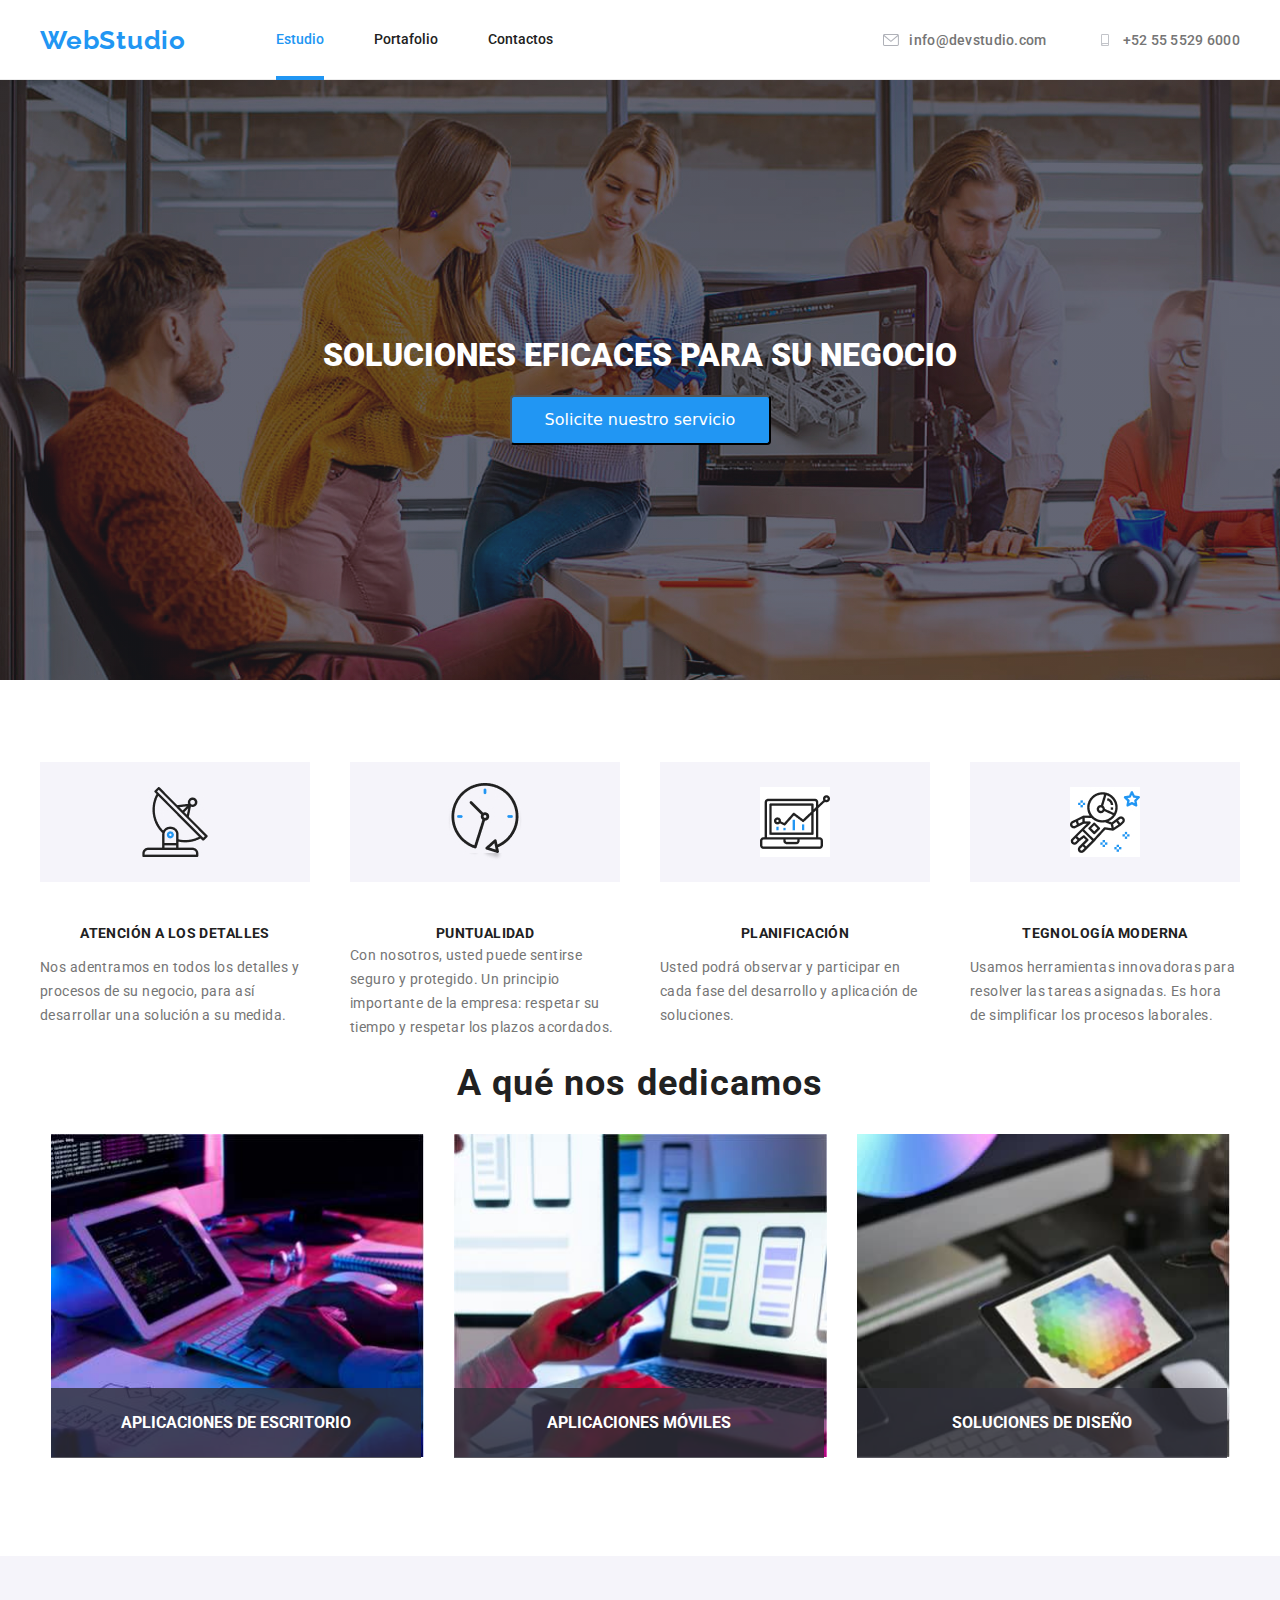
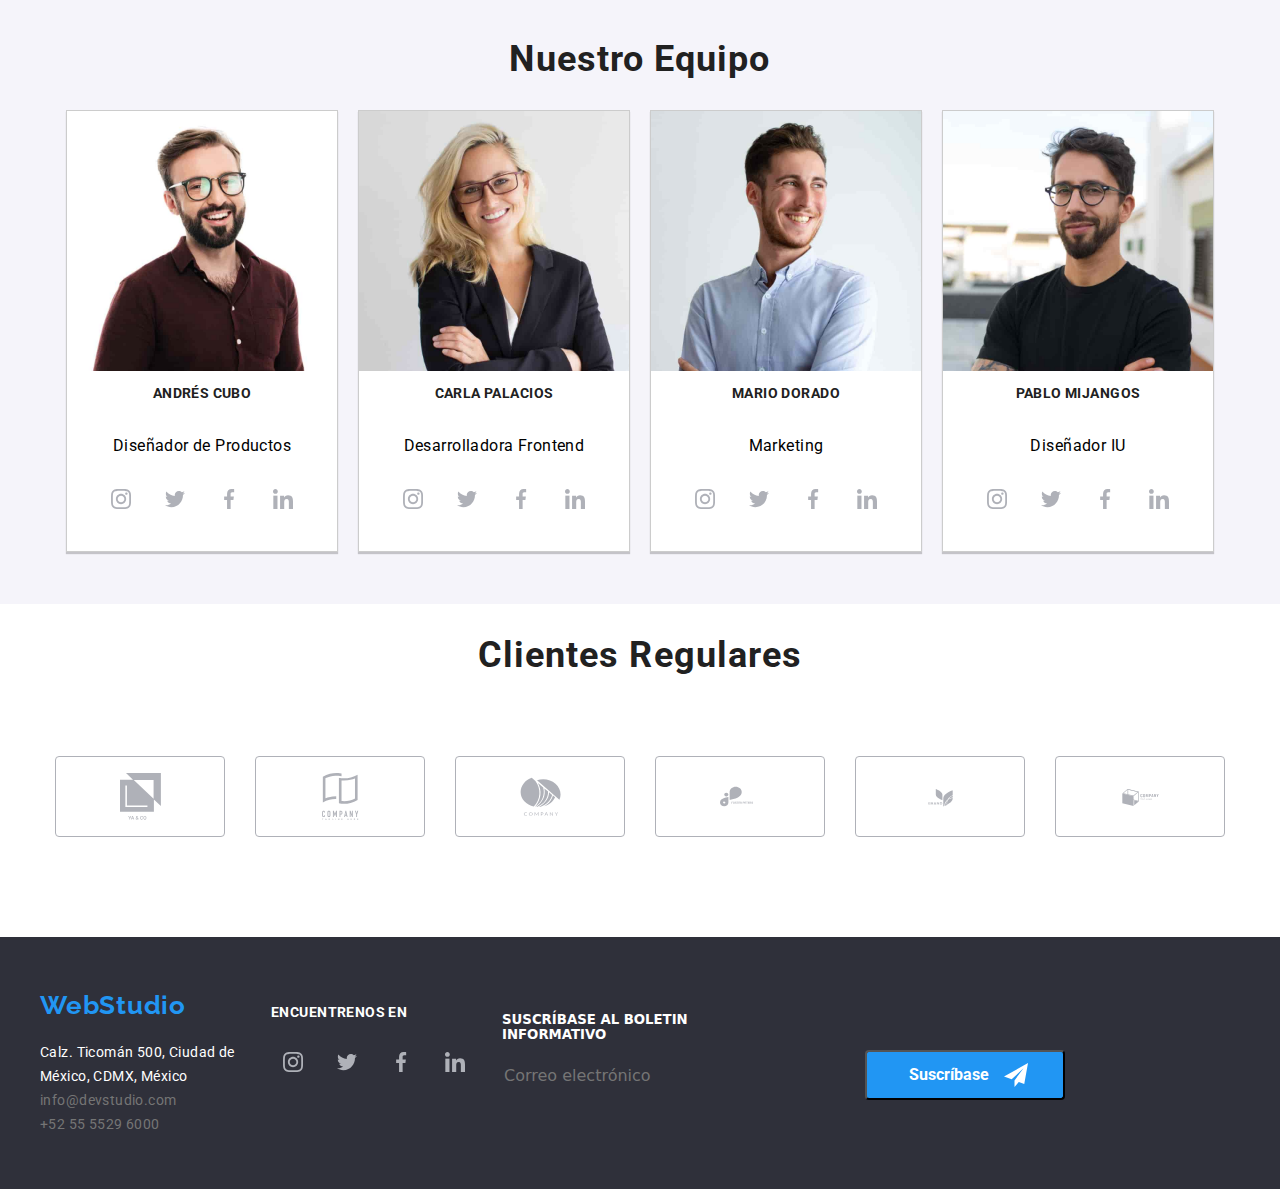
<file: index.html>
<!DOCTYPE html>
<html lang="en">
  <head>
    <meta charset="UTF-8" />
    <meta name="viewport" content="width=device-width, initial-scale=1.0" />
    <title>Wed Studio Project</title>
    <link
      rel="stylesheet"
      href="https://cdnjs.cloudflare.com/ajax/libs/modern-normalize/1.0.0/modern-normalize.min.css"
    />
    <style>
      @import url("https://fonts.googleapis.com/css2?family=Raleway:wght@700&family=Roboto:wght@400;500;700;900&display=swap");
    </style>
    <link rel="stylesheet" href="./css/styles.css" />
  </head>
  <body>
    <header class="header">
      <div class="top container">
        <nav class="nav">
          <a href="index.html" class="logo">WebStudio</a>
          <ul class="top_navigation">
            <li class="navigation">
              <a class="link_top current" href="index.html">Estudio</a>
            </li>
            <li class="navigation">
              <a class="link_top" href="portafolio.html">Portafolio</a>
            </li>
            <li class="navigation">
              <a class="link_top" href="#">Contactos</a>
            </li>
          </ul>
        </nav>
        <ul class="inf_navigation">
          <li class="inf">
            <a class="link" href="mailto:info@devstudio.com"
              ><svg class="icon_navi">
                <use href="./imag/symbol-defs.svg#icon-box" />
              </svg>
              info@devstudio.com</a
            >
          </li>
          <li class="inf">
            <a class="link" href="tel:+525555296000"
              ><svg class="icon_navi">
                <use href="./imag/symbol-defs.svg#icon-phone" />
              </svg>
              +52 55 5529 6000</a
            >
          </li>
        </ul>
      </div>
    </header>
    <main>
      <section class="hero">
        <div class="backdrop is-hidden" data-modal>
          <div class="modal">
            <button class="close_modal" data-modal-close>X</button>
            <div class="form">
              <h4 class="form__title">
                Deje sus datos, nos contactaremos con usted
              </h4>
              <div class="form__text">
                <label for="nombreusuario" class="form__label">Nombre</label>
                <input type="text" id="nombreusuario" class="form__input" />
                  <svg class="form__img">
                    <use href="./imag/symbol-defs2.svg#icon-nameblack" />
                  </svg>
                </div>
              <div class="form__text">
                <label for="nombreusuario" class="form__label">Teléfono</label>
                <input
                  type="text"
                  id="nombreusuario"
                  class="form__input"
                  autofocus
                />
                    <svg class="form__img">
                    <use href="./imag/symbol-defs2.svg#icon-phoneblack" />
                  </svg>
                  </div>
              <div class="form__text">
                <input
                  type="text"
                  id="email"
                  class="form__input"
                  autofocus
                />
                <label for="email" class="form__label">E-mail</label>
                <a href="#"
                  ><svg class="form__img">
                    <use href="./imag/symbol-defs2.svg#icon-mailblack" />
                  </svg>
                </a>
              </div>
              <div class="form__text">
                <textarea class="textarea"
                  name="comentarios"
                  id="#"
                  placeholder="Introduzca el texto"
                ></textarea>
                <label for="nombreusuario" class="form__textarea"
                  >Comentarios</label
                >
              </div>
              <div class="aaa">
                <label class="terms">
                  <input hidden class="checkbox" type="checkbox" />
                  <svg class="checkbox-unchecked">
                    <use href="./imag/checkbox.svg#icon-vector_check-1" />
                  </svg>
                  <svg class="checkbox-checked">
                    >
                    <use href="./imag/checkbox.svg#icon-vector" />
                  </svg>
                  <p class="checkbox__text">
                    Estoy de acuerdo con el boletín informativo y acepto los
                    Términos y Condiciones
                  </p>
                </label>
              </div>
              <div class="bbb">
                <button class="checkbox__button">Enviar</button>
              </div>
            </div>
          </div>
        </div>
        <div class="container principal">
          <h1 class="hero_title">SOLUCIONES EFICACES PARA SU NEGOCIO</h1>
          <button data-modal-open class="button_contact" type="button">
            Solicite nuestro servicio
          </button>
          <script src="./js/modal.js"></script>
        </div>
      </section>
      <section class="img_services">
        <ul class="our_img container">
          <li class="items_img">
            <img src="./imag/antena.jpg" alt="antena" />
          </li>
          <li class="items_img"><img src="./imag/reloj.jpg" alt="reloj" /></li>
          <li class="items_img">
            <img src="./imag/diagrama.jpg" alt="diagrama" />
          </li>
          <li class="items_img">
            <img src="./imag/astronauta.jpg" alt="astronauta" />
          </li>
        </ul>
      </section>
      <section>
        <div class="our_services">
          <ul class="menu_services container">
            <li class="services">
              <h3>ATENCIÓN A LOS DETALLES</h3>
              <p class="parrafo">
                Nos adentramos en todos los detalles y procesos de su negocio,
                para así desarrollar una solución a su medida.
              </p>
            </li>
            <li class="services">
              <h3>PUNTUALIDAD</h3>
              <p class="parrafo">
                Con nosotros, usted puede sentirse seguro y protegido. Un
                principio importante de la empresa: respetar su tiempo y
                respetar los plazos acordados.
              </p>
            </li>
            <li class="services">
              <h3>PLANIFICACIÓN</h3>
              <p class="parrafo">
                Usted podrá observar y participar en cada fase del desarrollo y
                aplicación de soluciones.
              </p>
            </li>
            <li class="services">
              <h3>TEGNOLOGÍA MODERNA</h3>
              <p class="parrafo">
                Usamos herramientas innovadoras para resolver las tareas
                asignadas. Es hora de simplificar los procesos laborales.
              </p>
            </li>
          </ul>
        </div>
      </section>
      <div class="about container">
        <h2 class="title2">A qué nos dedicamos</h2>
        <ul class="about_img">
          <li class="box_about_img">
            <div class="about_card">
              <img
                src="./imag/about1.jpg"
                width="373"
                height="323"
                alt="foto de PC"
              />
              <p class="about_text">APLICACIONES DE ESCRITORIO</p>
            </div>
          </li>
          <li class="box_about_img">
            <div class="about_card">
              <img
                src="./imag/about2.jpg"
                width="373"
                height="323"
                alt="foto en tel"
              />
              <p class="about_text">APLICACIONES MÓVILES</p>
            </div>
          </li>
          <li class="box_about_img">
            <div class="about_card">
              <img
                src="./imag/about3.jpg"
                width="373"
                height="323"
                alt="foto en tablet"
              />
              <p class="about_text">SOLUCIONES DE DISEÑO</p>
            </div>
          </li>
        </ul>
      </div>
      <section class="our_team">
        <div class="team container">
          <h2 class="title2">Nuestro Equipo</h2>
          <ul class="team_list">
            <li class="team_img">
              <div class="card_team">
                <img
                  src="./imag/team1.jpg"
                  width="270"
                  height="260"
                  alt="Andrés Cubo"
                />
                <h3>Andrés Cubo</h3>
                <p class="parrafo_team">Diseñador de Productos</p>
                <ul class="networks">
                  <li>
                    <a href="#" class="list_networks">
                      <svg class="icon">
                        <use
                          href="./imag/icon/symbol-defs.svg#icon-instagram1"/></svg></a>
                  </li>
                  <li>
                    <a href="#" class="list_networks">
                      <svg class="icon">
                        <use
                          href="./imag/icon/symbol-defs.svg#icon-twitter1"/></svg></a>
                  </li>
                  <li>
                    <a href="#" class="list_networks">
                      <svg class="icon">
                        <use
                          href="./imag/icon/symbol-defs.svg#icon-facebook1"/></svg></a>
                  </li>
                  <li>
                    <a href="#" class="list_networks">
                      <svg class="icon">
                        <use
                          href="./imag/icon/symbol-defs.svg#icon-linkedin1"/></svg></a>
                  </li>
                </ul>
              </div>
            </li>
            <li>
              <div class="card_team">
                <img
                  src="./imag/team2.jpg"
                  width="270"
                  height="260"
                  alt="Carla Palacios"
                />
                <h3>Carla Palacios</h3>
                <p class="parrafo_team">Desarrolladora Frontend</p>
                <ul class="networks">
                  <li>
                    <a href="#" class="list_networks">
                      <svg class="icon">
                        <use
                          href="./imag/icon/symbol-defs.svg#icon-instagram1"/></svg></a>
                  </li>
                  <li>
                    <a href="#" class="list_networks">
                      <svg class="icon">
                        <use
                          href="./imag/icon/symbol-defs.svg#icon-twitter1"/></svg></a>
                  </li>
                  <li>
                    <a href="#" class="list_networks">
                      <svg class="icon">
                        <use
                          href="./imag/icon/symbol-defs.svg#icon-facebook1"/></svg></a>
                  </li>
                  <li>
                    <a href="#" class="list_networks">
                      <svg class="icon">
                        <use
                          href="./imag/icon/symbol-defs.svg#icon-linkedin1"/></svg></a>
                  </li>
                </ul>
              </div>
            </li>
            <li>
              <div class="card_team">
                <img
                  src="./imag/team3.jpg"
                  width="270"
                  height="260"
                  alt="Mario Dorado"
                />
                <h3>Mario Dorado</h3>
                <p class="parrafo_team">Marketing</p>
                <ul class="networks">
                  <li>
                    <a href="#" class="list_networks">
                      <svg class="icon">
                        <use
                          href="./imag/icon/symbol-defs.svg#icon-instagram1"/></svg></a>
                  </li>
                  <li>
                    <a href="#" class="list_networks">
                      <svg class="icon">
                        <use
                          href="./imag/icon/symbol-defs.svg#icon-twitter1"/></svg></a>
                  </li>
                  <li>
                    <a href="#" class="list_networks">
                      <svg class="icon">
                        <use
                          href="./imag/icon/symbol-defs.svg#icon-facebook1"/></svg></a>
                  </li>
                  <li>
                    <a href="#" class="list_networks">
                      <svg class="icon">
                        <use
                          href="./imag/icon/symbol-defs.svg#icon-linkedin1"/></svg></a>
                  </li>
                </ul>
              </div>
            </li>
            <li>
              <div class="card_team">
                <img
                  src="./imag/team4.jpg"
                  width="270"
                  height="260"
                  alt="Pablo Mijangos"
                />
                <h3>Pablo Mijangos</h3>
                <p class="parrafo_team">Diseñador IU</p>
                <ul class="networks">
                  <li>
                    <a href="#" class="list_networks">
                      <svg class="icon">
                        <use
                          href="./imag/icon/symbol-defs.svg#icon-instagram1"/></svg></a>
                  </li>
                  <li>
                    <a href="#" class="list_networks">
                      <svg class="icon">
                        <use
                          href="./imag/icon/symbol-defs.svg#icon-twitter1"/></svg></a>
                  </li>
                  <li>
                    <a href="#" class="list_networks">
                      <svg class="icon">
                        <use
                          href="./imag/icon/symbol-defs.svg#icon-facebook1"/></svg></a>
                  </li>
                  <li>
                    <a href="#" class="list_networks">
                      <svg class="icon">
                        <use
                          href="./imag/icon/symbol-defs.svg#icon-linkedin1"/></svg></a>
                  </li>
                </ul>
              </div>
            </li>
          </ul>
        </div>
      </section>
      <div class="customer container">
        <h2 class="title2">Clientes Regulares</h2>
        <ul class="customer_img container">
          <li class="items_customer">
            <a class="d_customer"
              ><svg ; class="icon_customer">
                <use href="./imag/symbol-defs1.svg#icon-logo1" /></svg></a>
          </li>
          <li class="items_customer">
            <a class="d_customer"
              ><svg class="icon_customer">
                <use href="./imag/symbol-defs1.svg#icon-logo2" /></svg></a>
          </li>
          <li class="items_customer">
            <a class="d_customer"
              ><svg class="icon_customer">
                <use href="./imag/symbol-defs1.svg#icon-logo3" /></svg></a>
          </li>
          <li class="items_customer">
            <a class="d_customer"
              ><svg class="icon_customer">
                <use href="./imag/symbol-defs1.svg#icon-logo4" /></svg></a>
          </li>
          <li class="items_customer">
            <a class="d_customer"
              ><svg class="icon_customer">
                <use href="./imag/symbol-defs1.svg#icon-logo5" /></svg></a>
          </li>
          <li class="items_customer">
            <a class="d_customer"
              ><svg class="icon_customer">
                <use href="./imag/symbol-defs1.svg#icon-logo6" /></svg></a>
          </li>
        </ul>
      </div>
    </main>
    <footer class="footer">
      <div class="footer_section container">
        <div>
          <a class="logo_footer" href="/index.html">WebStudio</a>
          <address>
            <ul class="footer_navigation">
              <li class="foot_nav_address">
                Calz. Ticomán 500, Ciudad de México, CDMX, México
              </li>
              <li class="foot_nav">
                <a class="link" href="mailto:info@devstudio.com"
                  >info@devstudio.com</a
                >
              </li>
              <li class="foot_nav">
                <a class="link" href="tel:+525555296000">+52 55 5529 6000</a>
              </li>
            </ul>
          </address>
        </div>
        <div class="foot_networks">
          <h3 class="title_f_networks">ENCUENTRENOS EN</h3>
          <ul class="networks_foot">
            <li class="list_f_networks">
              <svg class="icon">
                <use href="./imag/icon/symbol-defs.svg#icon-instagram1" />
              </svg>
            </li>
            <li class="list_f_networks">
              <svg class="icon">
                <use href="./imag/icon/symbol-defs.svg#icon-twitter1" />
              </svg>
            </li>
            <li class="list_f_networks">
              <svg class="icon">
                <use href="./imag/icon/symbol-defs.svg#icon-facebook1" />
              </svg>
            </li>
            <li class="list_f_networks">
              <svg class="icon">
                <use href="./imag/icon/symbol-defs.svg#icon-linkedin1" />
              </svg>
            </li>
          </div>
            <div class="foot__form">
          <h5 class="foot__title">SUSCRÍBASE AL BOLETIN INFORMATIVO</h5>
          <input type="text" class="foot__contact" placeholder="Correo electrónico">
          <button class="foot__button">Suscríbase</button>
          <svg class="foot__icon"><use href="./imag/symbol-defs2.svg#icon-sendblack"></use></svg>
          </div>
          </ul>
        </div>
          </footer>
  </body>
</html>
</file>
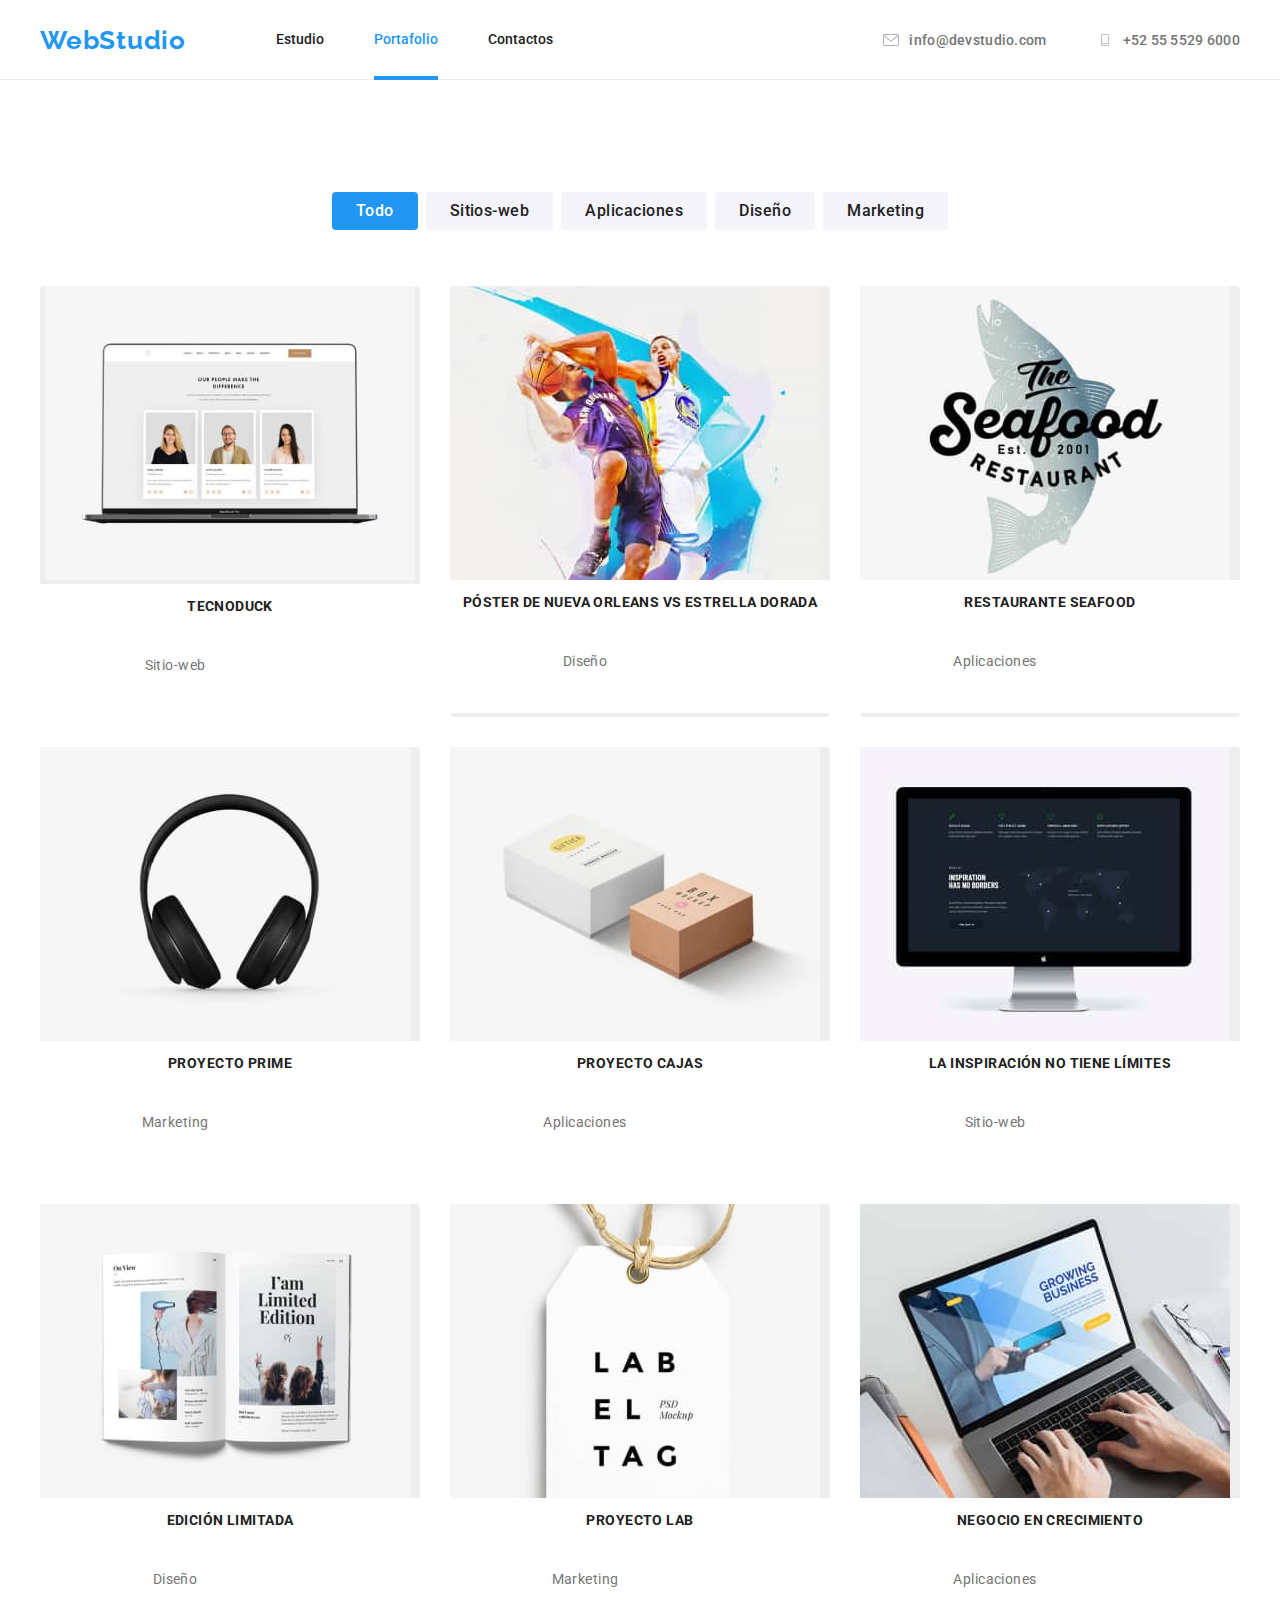
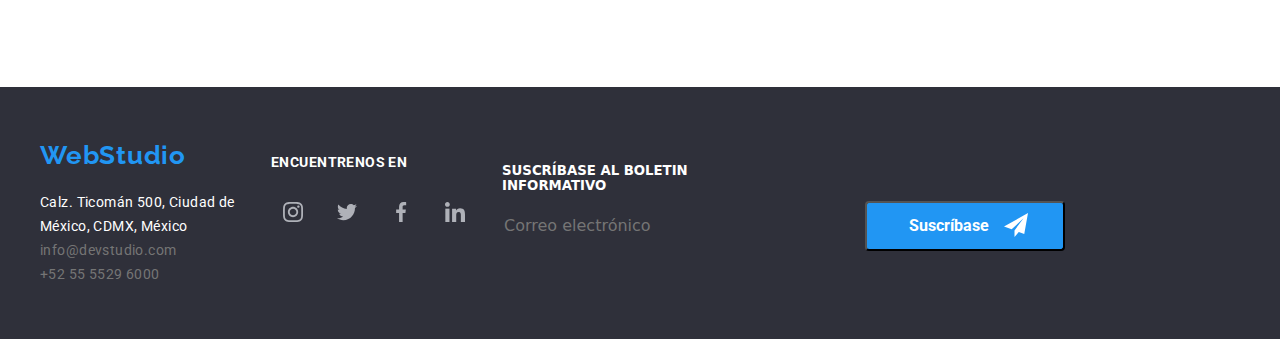
<file: portafolio.html>
<!DOCTYPE html>
<html lang="en">
  <head>
    <meta charset="UTF-8" />
    <meta name="viewport" content="width=device-width, initial-scale=1.0" />
    <title>Wed Studio Project</title>
    <link
      rel="stylesheet"
      href="https://cdnjs.cloudflare.com/ajax/libs/modern-normalize/1.0.0/modern-normalize.min.css"
    />
    <style>
      @import url("https://fonts.googleapis.com/css2?family=Raleway:wght@700&family=Roboto:wght@400;500;700;900&display=swap");
    </style>
    <link rel="stylesheet" href="./css/styles.css" />
  </head>
  <body>
    <header class="header">
      <div class="top container">
        <nav class="nav">
          <a href="index.html" class="logo">WebStudio</a>
          <ul class="top_navigation">
            <li class="navigation">
              <a class="link_top" href="index.html">Estudio</a>
            </li>
            <li class="navigation">
              <a class="link_top current" href="portafolio.html">Portafolio</a>
            </li>
            <li class="navigation">
              <a class="link_top" href="#">Contactos</a>
            </li>
          </ul>
        </nav>
        <ul class="inf_navigation">
          <li class="inf">
            <a class="link" href="mailto:info@devstudio.com"
              ><svg class="icon_navi">
                <use href="./imag/symbol-defs.svg#icon-box" />
              </svg>
              info@devstudio.com</a
            >
          </li>
          <li class="inf">
            <a class="link" href="tel:+525555296000"
              ><svg class="icon_navi">
                <use href="./imag/symbol-defs.svg#icon-phone" />
              </svg>
              +52 55 5529 6000</a
            >
          </li>
        </ul>
      </div>
    </header>
    <main>
      <div class="portfolio container">
        <ul class="main_portfolio">
          <li class="port_menu">
            <button class="filter_button current-button">Todo</button>
          </li>
          <li class="port_menu">
            <button class="filter_button">Sitios-web</button>
          </li>
          <li class="port_menu">
            <button class="filter_button">Aplicaciones</button>
          </li>
          <li class="port_menu">
            <button class="filter_button">Diseño</button>
          </li>
          <li class="port_menu">
            <button class="filter_button">Marketing</button>
          </li>
        </ul>
        <ul class="port_img">
          <li class="card_port">
            <div class="port_text">
              <img
                src="./imag/1tecnoduck.jpg"
                alt="1proyecto"
                width="370px"
                height=" 294px"
              />
              <p class="text_card">
                Tecnoduck es una plataforma de distribución de coronavirus de
                última generación. Las compañías usan esta plataforma para el
                espionaje digital y los ataques a los servidores seguros de la
                competencia.
              </p>
            </div>
            <div class="item">
              <h3>Tecnoduck</h3>
              <p class="parrafo">Sitio-web</p>
            </div>
          </li>
          <li class="card_port">
            <img src="./imag/2post.jpg" width="370px" height=" 294px" />
            <div class="item">
              <h3>Póster de Nueva Orleans vs Estrella Dorada</h3>
              <p class="parrafo">Diseño</p>
            </div>
          </li>
          <li class="card_port">
            <img
              src="./imag/3restaurant.jpg"
              alt="3proyecto"
              width="370px"
              height=" 294px"
            />
            <div class="item">
              <h3>Restaurante Seafood</h3>
              <p class="parrafo">Aplicaciones</p>
            </div>
          </li>
          <li class="card_port">
            <img
              src="./imag/4proyectoprime.jpg"
              alt="4proyecto"
              width="370px"
              height=" 294px"
            />
            <div class="item">
              <h3>Proyecto Prime</h3>
              <p class="parrafo">Marketing</p>
            </div>
          </li>
          <li class="card_port">
            <img
              src="./imag/5proyectocajas.jpg"
              alt="5proyecto"
              width="370px"
              height=" 294px"
            />
            <div class="item">
              <h3>Proyecto Cajas</h3>
              <p class="parrafo">Aplicaciones</p>
            </div>
          </li>
          <li class="card_port">
            <img
              src="./imag/6inspiracion.jpg"
              alt="6proyecto"
              width="370px"
              height=" 294px"
            />
            <div class="item">
              <h3>La inspiración no tiene límites</h3>
              <p class="parrafo">Sitio-web</p>
            </div>
          </li>
          <li class="card_port">
            <img
              src="./imag/7edicionlimitada.jpg"
              alt="7proyecto"
              width="370px"
              height=" 294px"
            />
            <div class="item">
              <h3>Edición Limitada</h3>
              <p class="parrafo">Diseño</p>
            </div>
          </li>
          <li class="card_port">
            <img
              src="./imag/8proyectolab.jpg"
              alt="8proyecto"
              width="370px"
              height=" 294px"
            />
            <div class="item">
              <h3>Proyecto LAB</h3>
              <p class="parrafo">Marketing</p>
            </div>
          </li>
          <li class="card_port">
            <img
              src="./imag/9negociocreci.jpg"
              alt="9proyecto"
              width="370px"
              height=" 294px"
            />
            <div class="item">
              <h3>Negocio en Crecimiento</h3>
              <p class="parrafo">Aplicaciones</p>
            </div>
          </li>
        </ul>
      </div>
    </main>
    <footer class="footer">
      <div class="footer_section container">
        <div>
          <a class="logo_footer" href="/index.html">WebStudio</a>
          <address>
            <ul class="footer_navigation">
              <li class="foot_nav_address">
                Calz. Ticomán 500, Ciudad de México, CDMX, México
              </li>
              <li class="foot_nav">
                <a class="link" href="mailto:info@devstudio.com"
                  >info@devstudio.com</a
                >
              </li>
              <li class="foot_nav">
                <a class="link" href="tel:+525555296000">+52 55 5529 6000</a>
              </li>
            </ul>
          </address>
        </div>
        <div class="foot_networks">
          <h3 class="title_f_networks">ENCUENTRENOS EN</h3>
          <ul class="networks_foot">
            <li class="list_f_networks">
              <svg class="icon">
                <use href="./imag/icon/symbol-defs.svg#icon-instagram1" />
              </svg>
            </li>
            <li class="list_f_networks">
              <svg class="icon">
                <use href="./imag/icon/symbol-defs.svg#icon-twitter1" />
              </svg>
            </li>
            <li class="list_f_networks">
              <svg class="icon">
                <use href="./imag/icon/symbol-defs.svg#icon-facebook1" />
              </svg>
            </li>
            <li class="list_f_networks">
              <svg class="icon">
                <use href="./imag/icon/symbol-defs.svg#icon-linkedin1" />
              </svg>
            </li>
          </ul>
        </div>
        <div class="foot__form">
          <h5 class="foot__title">SUSCRÍBASE AL BOLETIN INFORMATIVO</h5>
          <input
            type="text"
            class="foot__contact"
            placeholder="Correo electrónico"
          />
          <button class="foot__button">Suscríbase</button>
          <svg class="foot__icon">
            <use href="./imag/symbol-defs2.svg#icon-sendblack"></use>
          </svg>
        </div>
      </div>
    </footer>
  </body>
</html>
</file>
<file: css/styles.css>
a {
  text-decoration: none;
  color: currentColor;
}

:root {
  --primary-color: rgba(33, 33, 33, 1);
  --color_hover: rgba(33, 150, 243, 1);
  --color_white: rgba(255, 255, 255, 1);
  --font2-color: rgba(117, 117, 117, 1);
  --button: rgba(33, 150, 243, 1);
  --color_icons: rgba(175, 177, 184, 1);
  --color_back: rgba(245, 244, 250, 1);
}

svg {
  fill: currentColor;
}
.container {
  width: 1200px;
  margin: 0 auto;
}

ul {
  margin: 0;
  padding: 0;
  list-style: none;
}

.header {
  display: flex;
  align-items: center;
  height: 80px;
  border-bottom: 1px solid rgba(236, 236, 236, 1);
}

.top {
  display: flex;
  justify-content: space-between;
  align-items: center;
  flex-shrink: 0;
}

.logo {
  color: var(--color_hover);
  text-align: right;
  font-family: Raleway;
  font-size: 26px;
  font-style: normal;
  font-weight: 700;
  line-height: normal;
  letter-spacing: 0.78px;
}

.nav {
  display: flex;
  align-items: center;
  justify-content: space-between;
  column-gap: 90px;
  align-items: center;
  color: var(--primary-color);
  font-family: Roboto;
  font-size: 14px;
  font-style: normal;
  font-weight: 500;
}
.top_navigation {
  display: flex;
  list-style: none;
  justify-content: space-between;
  align-items: center;
  gap: 50px;
}

.inf_navigation .link {
  display: flex;
  color: var(--font2-color);
  font-family: Roboto;
  font-size: 14px;
  font-style: normal;
  font-weight: 500;
  line-height: normal;
  letter-spacing: 0.28px;
}

.inf_navigation {
  display: flex;
  list-style: none;
  gap: 50px;
}

.portfolio {
  display: flex;
  flex-direction: column;
  align-items: center;
  justify-content: center;
  flex-wrap: wrap;
  padding-bottom: 56px;
}

.main_portfolio {
  display: flex;
  list-style: none;
  gap: 8px;
  padding-top: 112px;
  padding-bottom: 56px;
}

.text_card {
  font-family: Roboto;
  font-weight: 400;
  size: 18px;
  line-height: 28px;
  letter-spacing: 3%;
  display: flex;
  align-items: center;
  width: 322px;
  height: 168px;
  color: var(--color_white);
  background-color: rgba(33, 150, 243, 0.9);
}

.port_text {
  position: relative;
  overflow: hidden;
}

.port_text:hover > .text_card {
  top: 0;
}

.text_card {
  display: flex;
  justify-content: center;
  align-items: center;
  position: absolute;
  top: 100%;
  width: 100%;
  height: 100%;
  padding: 63px 24px;
  transition: top 250ms cubic-bezier(0.4, 0, 0.2, 1);
}

.filter_button {
  color: var(--primary-color);
  text-align: center;
  font-family: Roboto;
  font-size: 16px;
  font-style: normal;
  font-weight: 500;
  line-height: 1.625;
  letter-spacing: 0.48px;
  cursor: pointer;
  background-color: var(--color_white);
  border: none;
  padding: 6px 24px;
  border-radius: 4px;
  background-color: var(--color_back);
}

.filter_button:hover {
  background-color: var(--color_hover);
  color: var(--color_white);
}

.current-button {
  background-color: var(--color_hover);
  color: var(--color_white);
}

.port_img {
  display: flex;
  justify-content: center;
  flex-wrap: wrap;
  list-style: none;
  gap: 30px;
}

.card_port {
  display: flex;
  flex-wrap: wrap;
  flex-direction: column;
  text-align: center;
  background-color: rgba(238, 238, 238, 1);
  border-radius: 4px;
  border: 0px solid;
  cursor: pointer;
}
.card_port {
  flex-basis: calc((100% - 60px) / 3);
}

.card_port:hover {
  box-shadow: 1px 4px 6px 0 rgba(0, 0, 0, 0.16), 0px 4px 4px 0px rgba(0, 0, 0, 0.06);
}

.item {
  background-color: var(--color_white);
}

.icon_navi {
  fill: var(--color_icons);
  width: 16px;
  height: 12px;
  gap: 10px;
  transition: color 500ms cubic-bezier(0.4, 0, 0.2, 1);
}

.link:hover .icon_navi {
  fill: var(--color_hover);
}

.link {
  align-items: center;
  gap: 10px;
  color: var(--font2-color);
  transition: color 500ms cubic-bezier(0.4, 0, 0.2, 1);
}

.link:hover {
  color: var(--color_hover);
}

.link_top {
  display: inline-block;
  height: 100%;
  position: relative;
  transition: color 500ms cubic-bezier(0.4, 0, 0.2, 1);
}

.link_top:hover {
  color: var(--color_hover);
}

.current {
  color: var(--color_hover);
}

.current::after {
  position: absolute;
  content: '';
  width: 100%;
  height: 4px;
  background-color: var(--color_hover);
  left: 0%;
  bottom: -32px;
}

.principal {
  display: flex;
  flex-direction: column;
  align-items: center;
  justify-content: center;
  height: 600px;
}
.hero {
  margin: 0 auto;
  background-image: linear-gradient(to bottom, rgba(47, 48, 58, 0.4), rgba(47, 48, 58, 0.4)),
    url(../imag/hero_img.jpg);
  background-size: cover;
}

.hero_title {
  font-family: Roboto;
  font-weight: 900;
  font-size: 32px;
  color: var(--color_white);
}

.button_contact {
  width: 261px;
  height: 50px;
  top: 430px;
  left: 466px;
  border-radius: 4px;
  padding: 10px 32px 10px 32px;
  gap: 10px;
  background-color: var(--button);
  color: var(--color_white);
  transition: color 500ms cubic-bezier(0.4, 0, 0.2, 1);
  cursor: pointer;
}

.button_contact:hover {
  background-color: var(--color_hover);
  color: var(--primary-color);
  box-shadow: 1px 4px 6px 0 rgba(0, 0, 0, 0.16), 0px 4px 4px 0px rgba(0, 0, 0, 0.06);
}

.menu_services {
  display: flex;
  justify-content: space-between;
  flex-direction: row;
  align-items: center;
  list-style: none;
  padding-top: 95px;
}

h3 {
  display: flex;
  justify-content: center;
  color: var(--primary-color);
  font-family: Roboto;
  font-size: 14px;
  font-style: normal;
  font-weight: 700;
  line-height: normal;
  letter-spacing: 0.42px;
  text-transform: uppercase;
}
.parrafo {
  display: flex;
  justify-content: center;
  align-items: center;
  color: var(--font2-color);
  font-family: Roboto;
  font-size: 14px;
  font-style: normal;
  font-weight: 400;
  line-height: 1.714;
  letter-spacing: 0.42px;
  width: 270px;
  height: 75px;
}

.parrafo_team {
  display: flex;
  justify-content: center;
  align-items: center;
  font-family: Roboto;
  font-weight: 400;
  font-size: 16px;
  line-height: 1.875;
  letter-spacing: 0.42px;
  column-gap: 10px;
}

.about {
  display: flex;
  flex-direction: column;
  justify-content: center;
  align-items: center;
  padding-bottom: 95px;
}

.about_img {
  display: flex;
  justify-content: center;
  gap: 30px;
  list-style: none;
}

.title2 {
  display: flex;
  justify-content: center;
  color: var(--primary-color);
  text-align: center;
  font-family: Roboto;
  font-size: 36px;
  font-style: normal;
  font-weight: 700;
  line-height: normal;
  letter-spacing: 1.08px;
}

.img_services {
  padding-top: 82px;
  justify-content: center;
  align-items: center;
}

.our_services {
  display: flex;
  justify-content: space-between;
  height: 75px;
  gap: 10px;
  padding-bottom: 150px;
}

.our_team {
  display: flex;
  align-items: center;
  height: 648px;
  background-color: var(--color_back);
}

.team {
  display: flex;
  flex-direction: column;
  justify-content: center;
  align-items: center;
}

.team_list {
  display: flex;
  list-style: none;
  justify-content: center;
  align-items: center;
  gap: 20px;
}
.card_team {
  display: flex;
  flex-direction: column;
  text-align: center;
  background-color: var(--color_white);
  border-radius: 0px, 0px, 4px, 4px;
  border: 1px solid rgba(0, 0, 0, 0.2);
  box-shadow: 0px 2px 1px 0 rgba(0, 0, 0, 0.2);
  padding-bottom: 30px;
}

.footer {
  display: flex;
  height: 252px;
  background-color: rgba(47, 48, 58, 1);
  align-items: center;
  padding: 60px 0px;
}

.footer_section {
  display: flex;
}

.networks_foot {
  display: flex;
  gap: 30px;
  cursor: pointer;
}

.networks_foot {
  margin-top: 20px;
  display: flex;
  column-gap: 10px;
  width: 231px;
}

.footer_navigation {
  color: var(--color_white);
  font-family: Roboto;
  font-size: 14px;
  font-style: normal;
  font-weight: 400;
  line-height: 24px; /* 171.429% */
  letter-spacing: 0.42px;
  width: 231px;
}
.foot_nav {
  color: var(--font2-color);
}

.foot_nav_address {
  color: rgba(255, 255, 255, 1);
}

.logo_footer {
  display: flex;
  padding-bottom: 20px;
  color: var(--color_hover);
  text-align: right;
  font-family: Raleway;
  font-size: 26px;
  font-style: normal;
  font-weight: 700;
  line-height: normal;
  letter-spacing: 0.78px;
  transition: color 500ms cubic-bezier(0.4, 0, 0.2, 1);
}

.icon {
  width: 20px;
  height: 20px;
  fill: var(--color_icons);
}

.list_networks {
  display: flex;
  justify-content: center;
  align-items: center;
  border-radius: 50%;
  width: 44px;
  height: 44px;
  color: var(--color_icons);
  background-color: var(--color_white);
  transition: color 250ms cubic-bezier(0.4, 0, 0.2, 1);
  background-color: color 250ms cubic-bezier(0.4, 0, 0.2, 1);
}

.list_networks:hover {
  color: var(--color_white);
  background-color: var(--color_hover);
}

.networks {
  display: flex;
  justify-content: center;
  align-items: center;
  gap: 10px;
}

.list_networks:hover .icon {
  fill: var(--color_white);
  cursor: pointer;
}
.our_img {
  display: flex;
  justify-content: space-between;
  flex-wrap: wrap;
  gap: 25px;
}

.items_img {
  display: flex;
  background-color: var(--color_back);
  justify-content: center;
  align-items: center;
  width: 270px;
  height: 120px;
}

.customer_img {
  display: flex;
  list-style: none;
  justify-content: center;
  align-items: center;
  gap: 30px;
  padding-top: 50px;
  padding-bottom: 100px;
}

.items_customer {
  display: flex;
  box-sizing: border-box;
  border-radius: 4px;
  border: 1px solid var(--color_icons);
  justify-content: center;
  align-items: center;
  width: 170px;
  height: 81px;
  cursor: pointer;
  transition: color 500ms cubic-bezier(0.4, 0, 0.2, 1);
}
.items_customer:hover .icon_customer,
.items_customer:hover {
  fill: var(--color_hover);
  border-color: var(--color_hover);
}

.items_customer:focus .icon_customer,
.items_customer:focus {
  fill: var(--color_hover);
  border-color: var(--color_hover);
}

.icon_customer {
  fill: var(--color_icons);
  width: 41px;
  height: 47px;
}

.icon_customer {
  display: flex;
  font: Roboto;
  font-weight: 700;
  size: 14px;
  line-height: 16px;
  letter-spacing: 3%;
  color: var(--color_white);
  transition: color 500ms cubic-bezier(0.4, 0, 0.2, 1);
}

.title_f_networks {
  justify-content: start;
  color: var(--color_white);
}

.list_f_networks {
  display: flex;
  justify-content: center;
  align-items: center;
  border-radius: 50%;
  width: 44px;
  height: 44px;
}
.list_f_networks:hover {
  background-color: var(--color_hover);
}

.list_f_networks:hover .icon {
  fill: var(--color_white);
  cursor: pointer;
}

.about_card {
  position: relative;
}

.about_text {
  font-family: Roboto;
  font-weight: 700;
  size: 14px;
  line-height: 16px;
  letter-spacing: 3%;
  color: var(--color_white);
  background-color: rgba(47, 48, 58, 0.8);
  bottom: -4%;
  position: absolute;
  display: flex;
  align-items: center;
  justify-content: center;
  width: 370px;
  height: 70px;
}

.backdrop {
  position: fixed;
  background-color: rgba(0, 0, 0, 0.2);
  width: 100%;
  height: 100%;
  transition: all 0.25s cubic-bezier(0.4, 0, 0.2, 1);
  transform: scale(1);
  top: 0%;
  left: 0%;
  z-index: 2;
}

.modal {
  width: 528px;
  height: 581px;
  border-radius: 4px;
  background-color: var(--color_white);
  position: absolute;
  top: 50%;
  left: 50%;
  transform: translate(-50%, -50%);
}

.backdrop.is-hidden {
  visibility: hidden;
  opacity: 0;
  pointer-events: none;
  transform: scale(0.25);
}

.close_modal {
  position: relative;
  border-radius: 50%;
  left: 93%;
  top: 1%;
  width: 30px;
  height: 30px;
  background-color: var(--color_white);
  border: 1px solid rgba(0, 0, 0, 0.1);
  justify-content: center;
  align-items: center;
}

.form__title {
  display: flex;
  justify-content: center;
  font-family: Roboto;
  font-weight: 700;
  size: 20px;
  letter-spacing: 3%;
}
.form__text {
  position: relative;
  left: 10%;
  padding-top: 28px;
  color: var(--font2-color);
}

.form__label {
  position: absolute;
  left: 0%;
  top: -70%;
  padding-top: 50px;
  border: 5px;
}

.form__textarea {
  position: absolute;
  left: 0%;
  top: -35%;
  padding-top: 50px;
  border: 5px;
}

.form__input {
  width: 448px;
  height: 40px;
  border-radius: 1px;
  border-color: var(--button);
  padding: 0px 42px;
}

.form__label:hover .form__img {
  fill: var(--color_hover);
}

.form__img {
  position: absolute;
  fill: var(--color_icons);
  width: 18px;
  height: 18px;
  top: 55%;
  left: 2%;
}

.textarea {
  width: 448px;
  height: 105px;
}

.terms {
  position: relative;
  cursor: pointer;
  display: flex;
}
.terms:hover .checkbox-unchecked {
  fill: var(--color_hover);
}

.checkbox-checked {
  width: 16px;
  height: 15px;
  position: absolute;
  background-color: var(--color_white);
  fill: var(--color_hover);
  opacity: 0;
  visibility: visible;
}

.checkbox-unchecked {
  width: 16px;
  height: 15px;
  position: absolute;
  opacity: 1;
  visibility: visible;
}
.checkbox:checked ~ .checkbox-unchecked {
  opacity: 1;
  visibility: hidden;
}
.checkbox:checked ~ .checkbox-checked {
  opacity: 1;
  visibility: visible;
}

.aaa {
  display: flex;
  justify-content: center;
}

.checkbox__text {
  color: var(--font2-color);
  width: 400px;
  height: 24px;
}

.bbb {
  display: flex;
  justify-content: center;
  padding-top: 30px;
}

.checkbox__button {
  width: 200px;
  height: 50px;
  border-radius: 4px;
  padding: 10px 75px 10px 75px;
  background-color: var(--button);
  color: var(--color_white);
  transition: color 500ms cubic-bezier(0.4, 0, 0.2, 1);
  cursor: pointer;
}

.foot__title {
  justify-content: start;
  color: white;
  width: 275px;
  height: 16px;
}

.foot__contact {
  background-color: rgba(47, 48, 58, 1);
  color: var(--color_white);
  width: 358px;
  height: 50px;
  border: 1px;
  border-color: var(--color_white);
}

.foot__button {
  font-family: Roboto;
  font-weight: 700;
  width: 200px;
  height: 50px;
  border-radius: 4px;
  padding: 10px 72px 10px 39px;
  background-color: var(--button);
  color: var(--color_white);
  transition: color 500ms cubic-bezier(0.4, 0, 0.2, 1);
  cursor: pointer;
  position: absolute;
}
.foot__icon {
  position: relative;
  width: 24px;
  height: 24px;
  left: 36%;
  top: 4%;
}
</file>
